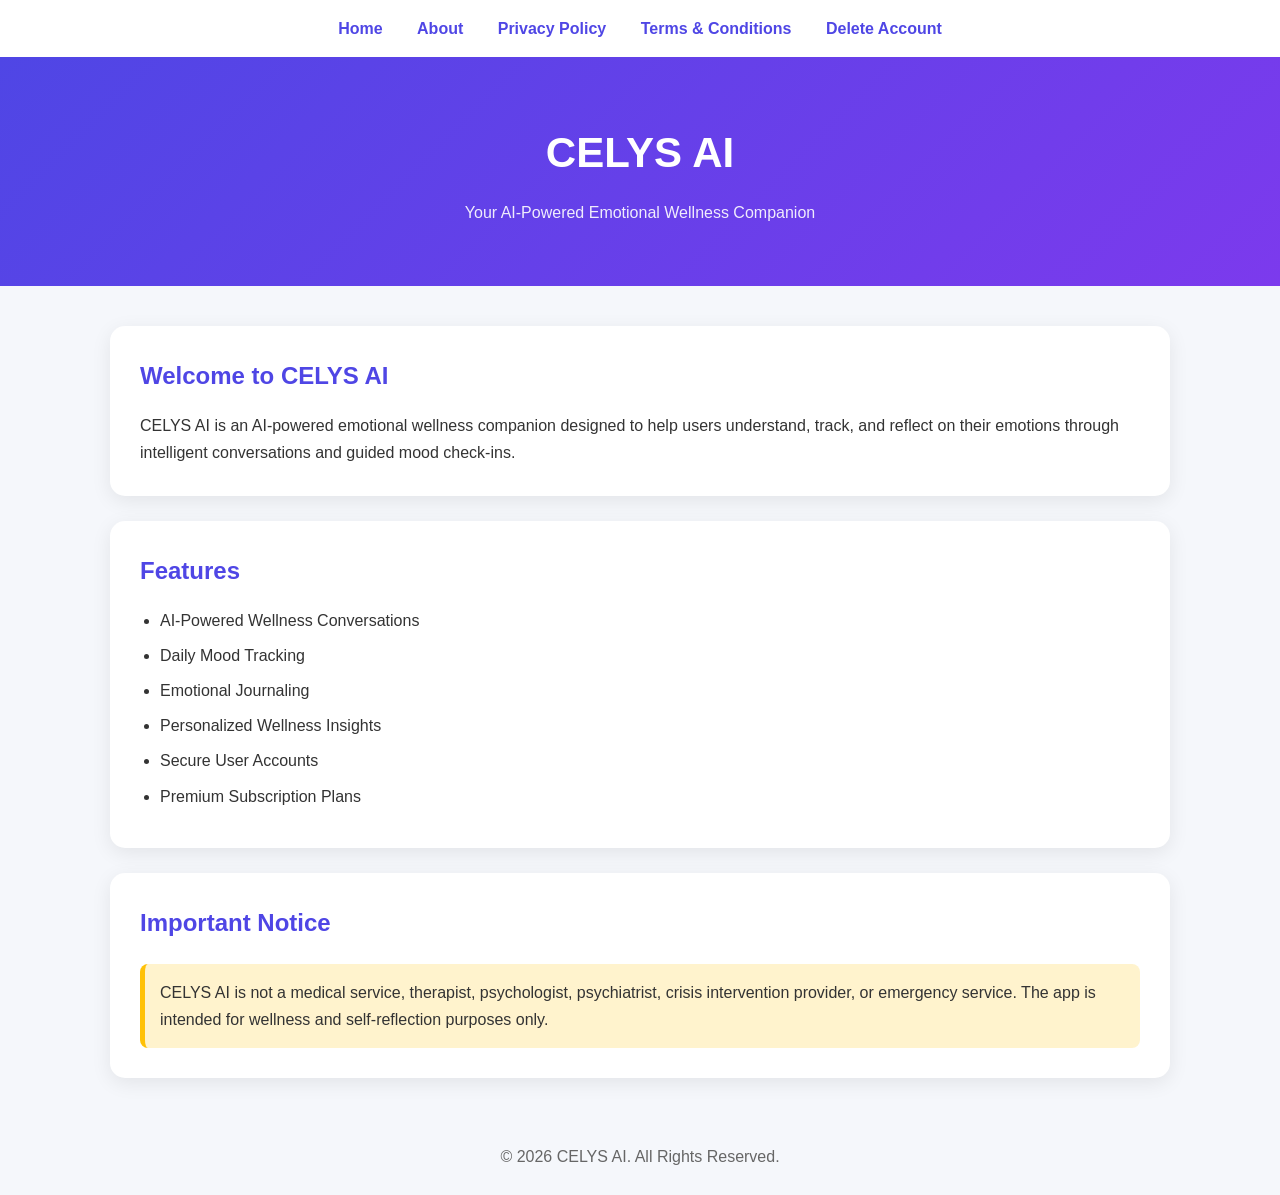
<file: index.html>
<!DOCTYPE html>
<html lang="en">
<head>
<meta charset="UTF-8">
<meta name="viewport" content="width=device-width, initial-scale=1.0">
<title>CELYS AI</title>
<link rel="stylesheet" href="assets/css/style.css">
</head>
<body>

<nav>
    <a href="index.html">Home</a>
    <a href="about.html">About</a>
    <a href="privacy-policy.html">Privacy Policy</a>
    <a href="terms-and-conditions.html">Terms & Conditions</a>
    <a href="delete-account.html">Delete Account</a>
</nav>

<header>
    <h1>CELYS AI</h1>
    <p>Your AI-Powered Emotional Wellness Companion</p>
</header>

<div class="container">

    <div class="card">
        <h2>Welcome to CELYS AI</h2>
        <p>
            CELYS AI is an AI-powered emotional wellness companion designed to help users understand,
            track, and reflect on their emotions through intelligent conversations and guided mood check-ins.
        </p>
    </div>

    <div class="card">
        <h2>Features</h2>
        <ul>
            <li>AI-Powered Wellness Conversations</li>
            <li>Daily Mood Tracking</li>
            <li>Emotional Journaling</li>
            <li>Personalized Wellness Insights</li>
            <li>Secure User Accounts</li>
            <li>Premium Subscription Plans</li>
        </ul>
    </div>

    <div class="card">
        <h2>Important Notice</h2>
        <div class="notice">
            CELYS AI is not a medical service, therapist, psychologist,
            psychiatrist, crisis intervention provider, or emergency service.
            The app is intended for wellness and self-reflection purposes only.
        </div>
    </div>

</div>

<footer>
    © 2026 CELYS AI. All Rights Reserved.
</footer>

</body>
</html>
</file>
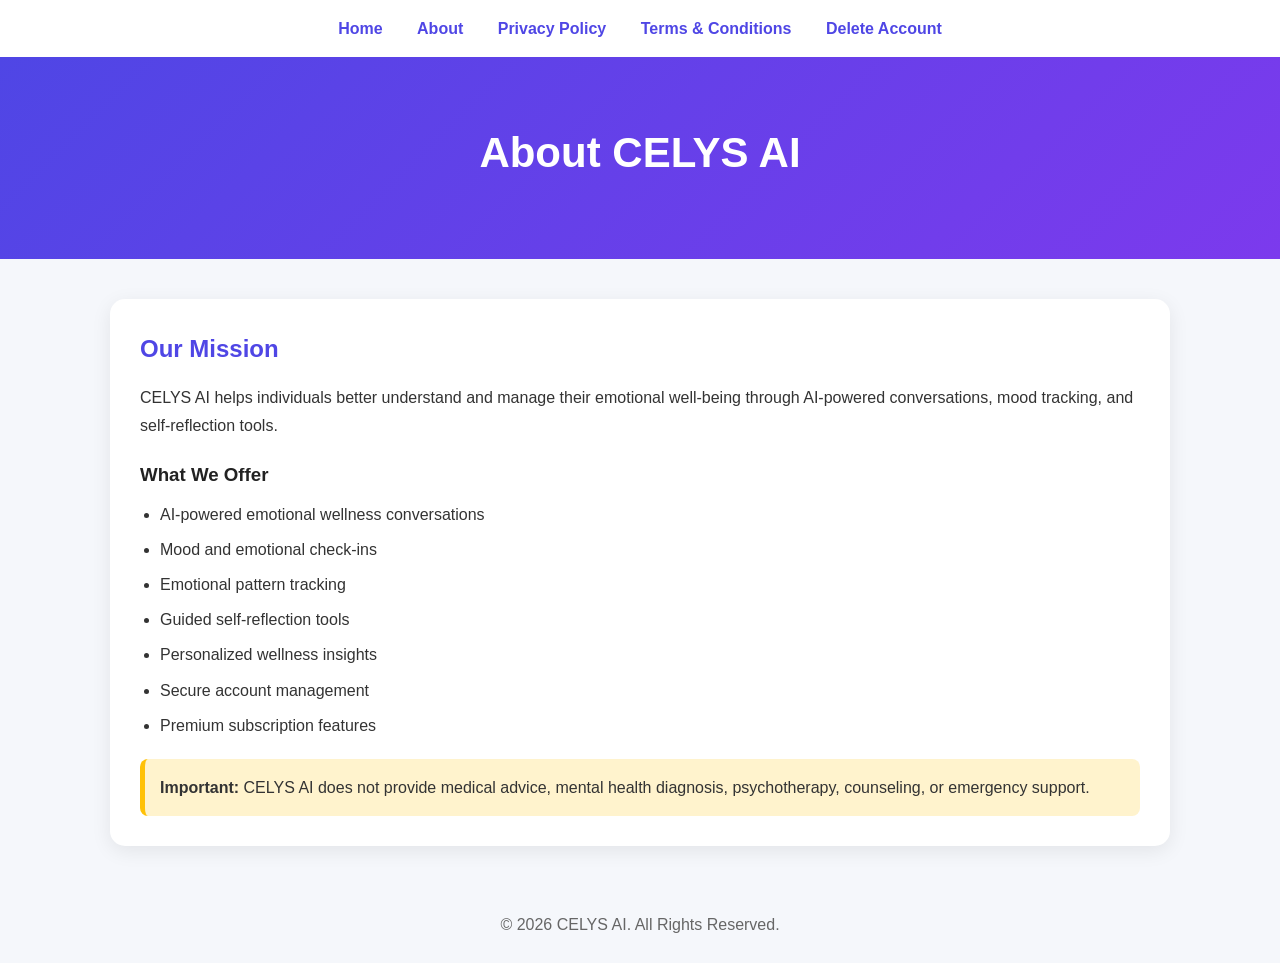
<file: about.html>
<!DOCTYPE html>
<html lang="en">
<head>
<meta charset="UTF-8">
<meta name="viewport" content="width=device-width, initial-scale=1.0">
<title>About CELYS AI</title>
<link rel="stylesheet" href="assets/css/style.css">
</head>
<body>

<nav>
    <a href="index.html">Home</a>
    <a href="about.html">About</a>
    <a href="privacy-policy.html">Privacy Policy</a>
    <a href="terms-and-conditions.html">Terms & Conditions</a>
    <a href="delete-account.html">Delete Account</a>
</nav>

<header>
    <h1>About CELYS AI</h1>
</header>

<div class="container">

<div class="card">
<h2>Our Mission</h2>
<p>
CELYS AI helps individuals better understand and manage their emotional well-being through
AI-powered conversations, mood tracking, and self-reflection tools.
</p>

<h3>What We Offer</h3>

<ul>
<li>AI-powered emotional wellness conversations</li>
<li>Mood and emotional check-ins</li>
<li>Emotional pattern tracking</li>
<li>Guided self-reflection tools</li>
<li>Personalized wellness insights</li>
<li>Secure account management</li>
<li>Premium subscription features</li>
</ul>

<div class="notice">
<strong>Important:</strong> CELYS AI does not provide medical advice,
mental health diagnosis, psychotherapy, counseling, or emergency support.
</div>

</div>

</div>

<footer>
© 2026 CELYS AI. All Rights Reserved.
</footer>

</body>
</html>
</file>
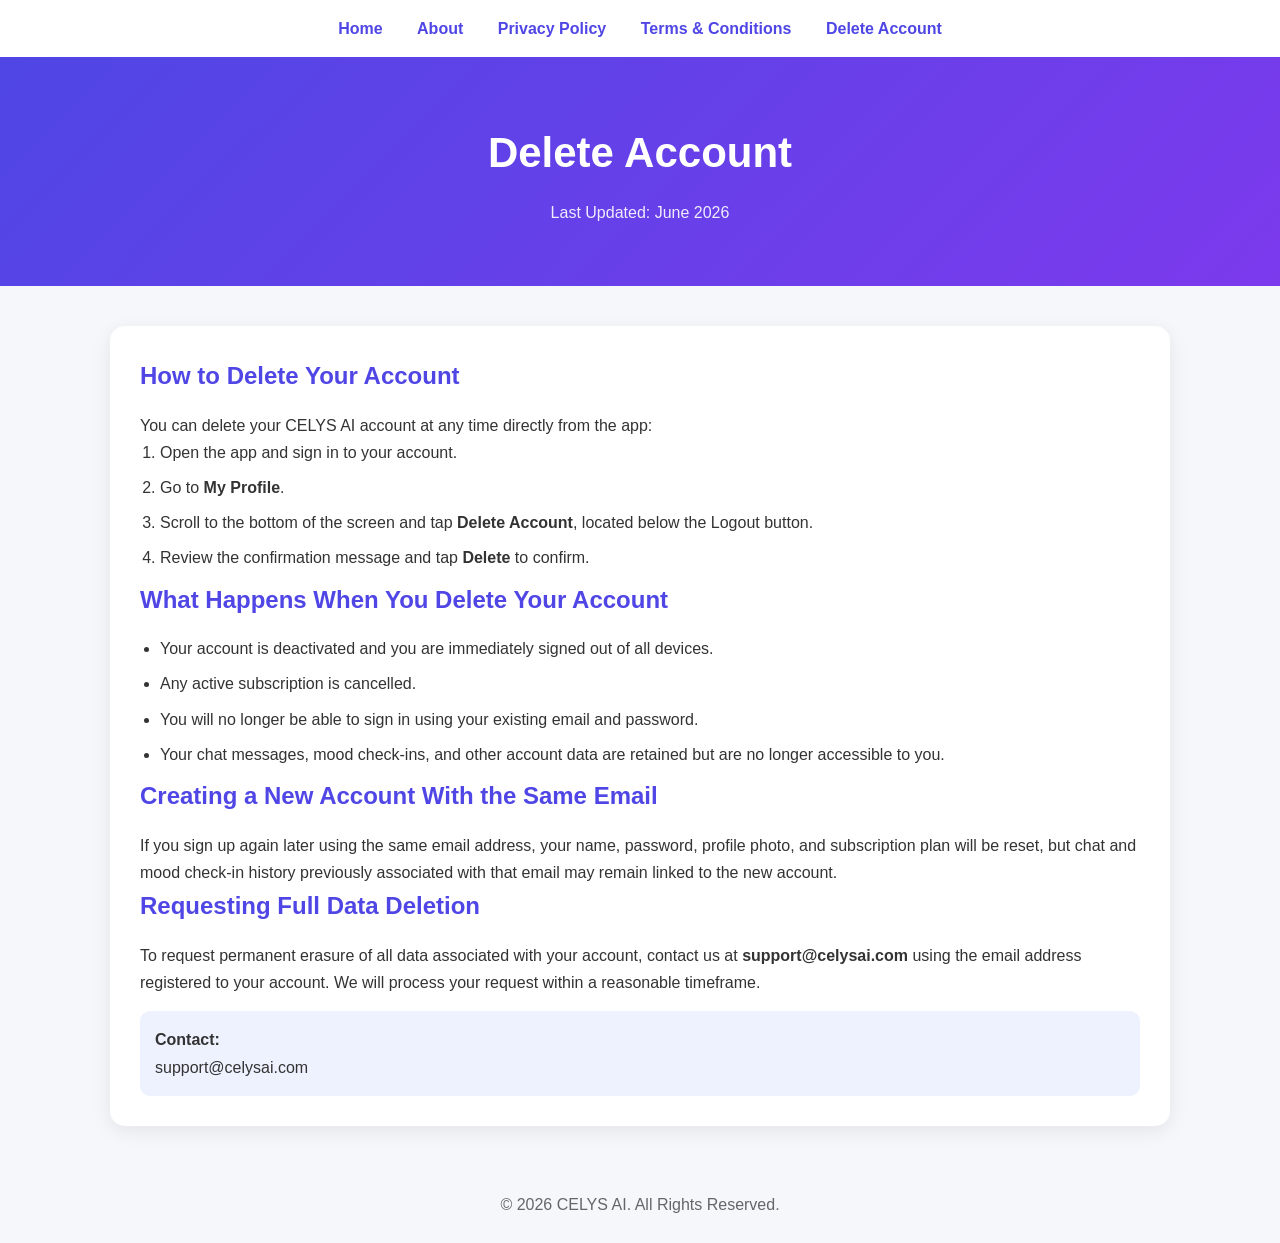
<file: delete-account.html>
<!DOCTYPE html>
<html lang="en">
<head>
<meta charset="UTF-8">
<meta name="viewport" content="width=device-width, initial-scale=1.0">
<title>Delete Account - CELYS AI</title>
<link rel="stylesheet" href="assets/css/style.css">
</head>
<body>

<nav>
    <a href="index.html">Home</a>
    <a href="about.html">About</a>
    <a href="privacy-policy.html">Privacy Policy</a>
    <a href="terms-and-conditions.html">Terms & Conditions</a>
    <a href="delete-account.html">Delete Account</a>
</nav>

<header>
    <h1>Delete Account</h1>
    <p>Last Updated: June 2026</p>
</header>

<div class="container">

<div class="card">

<h2>How to Delete Your Account</h2>
<p>
You can delete your CELYS AI account at any time directly from the app:
</p>
<ol>
<li>Open the app and sign in to your account.</li>
<li>Go to <strong>My Profile</strong>.</li>
<li>Scroll to the bottom of the screen and tap <strong>Delete Account</strong>, located below the Logout button.</li>
<li>Review the confirmation message and tap <strong>Delete</strong> to confirm.</li>
</ol>

<h2>What Happens When You Delete Your Account</h2>
<ul>
<li>Your account is deactivated and you are immediately signed out of all devices.</li>
<li>Any active subscription is cancelled.</li>
<li>You will no longer be able to sign in using your existing email and password.</li>
<li>Your chat messages, mood check-ins, and other account data are retained but are no longer accessible to you.</li>
</ul>

<h2>Creating a New Account With the Same Email</h2>
<p>
If you sign up again later using the same email address, your name, password,
profile photo, and subscription plan will be reset, but chat and mood
check-in history previously associated with that email may remain linked to
the new account.
</p>

<h2>Requesting Full Data Deletion</h2>
<p>
To request permanent erasure of all data associated with your account, contact
us at <strong>support@celysai.com</strong> using the email address registered
to your account. We will process your request within a reasonable timeframe.
</p>

<div class="contact">
<strong>Contact:</strong><br>
support@celysai.com
</div>

</div>

</div>

<footer>
© 2026 CELYS AI. All Rights Reserved.
</footer>

</body>
</html>
</file>
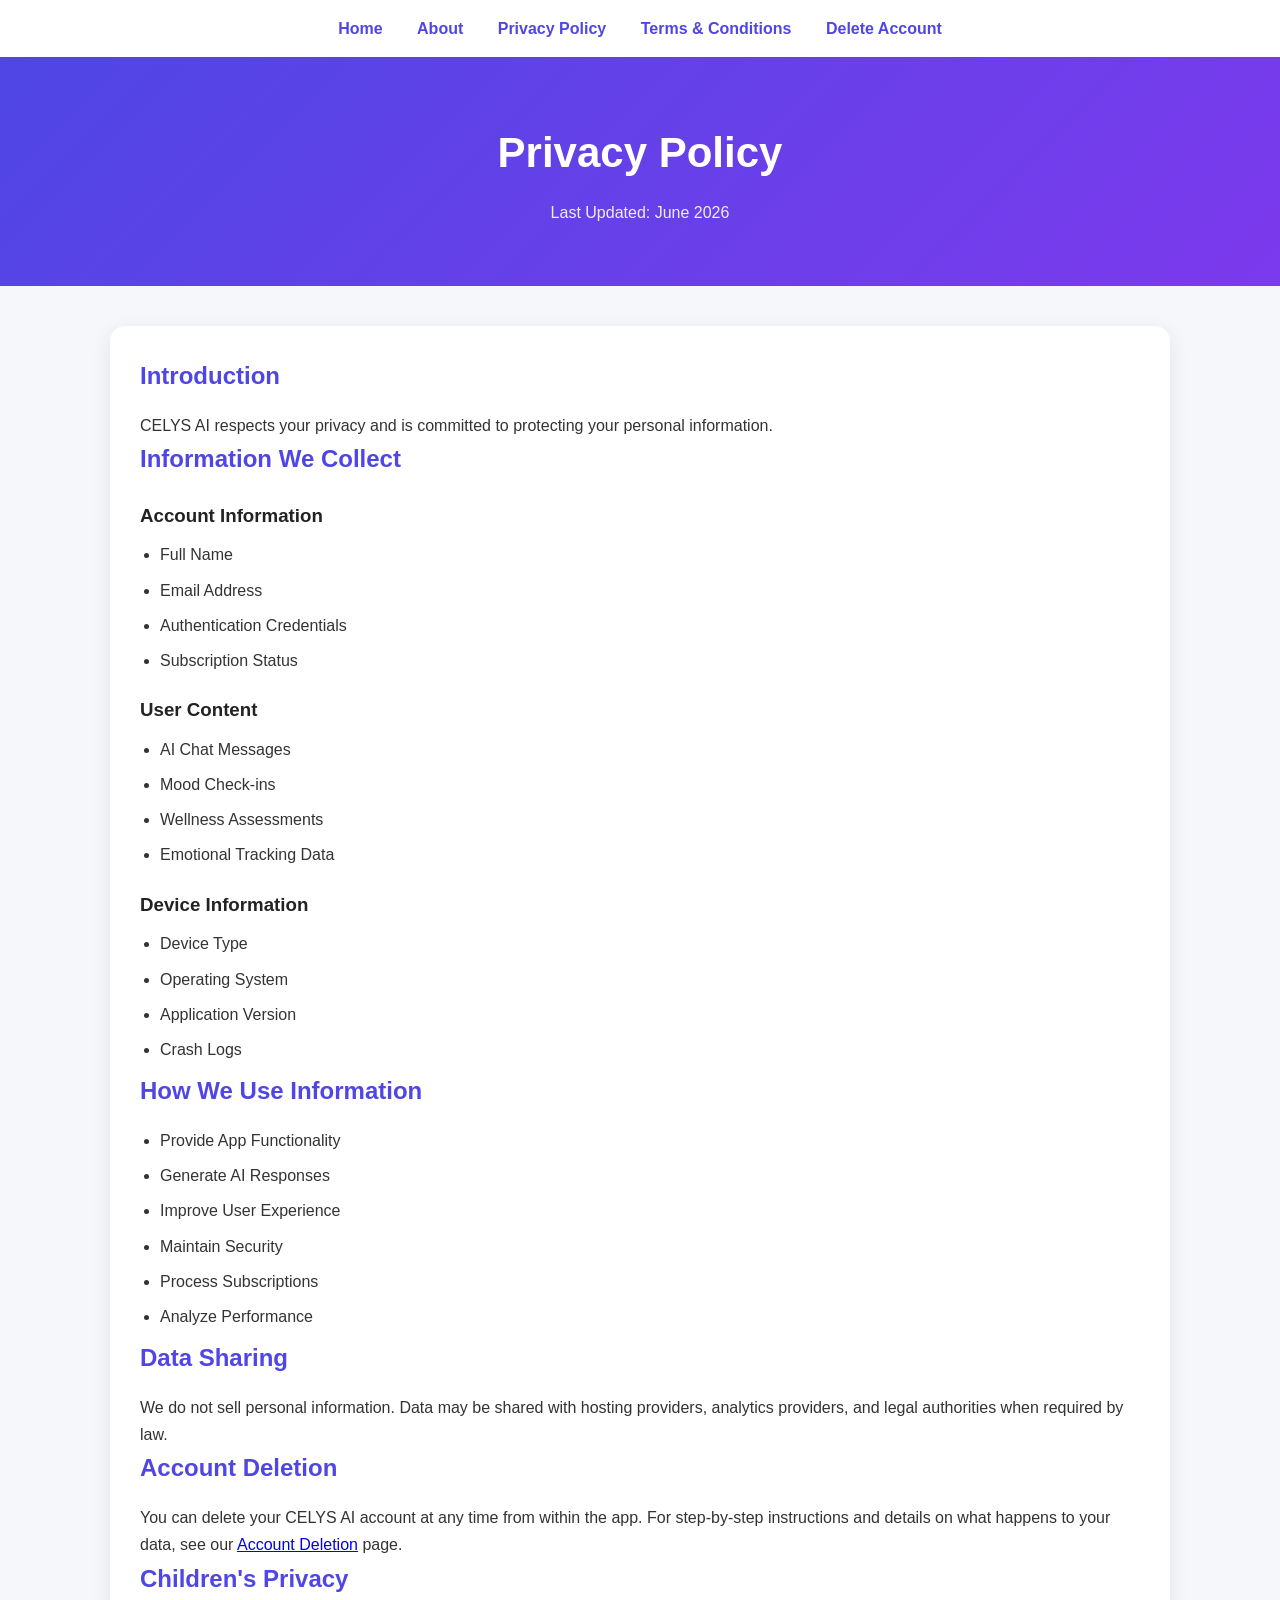
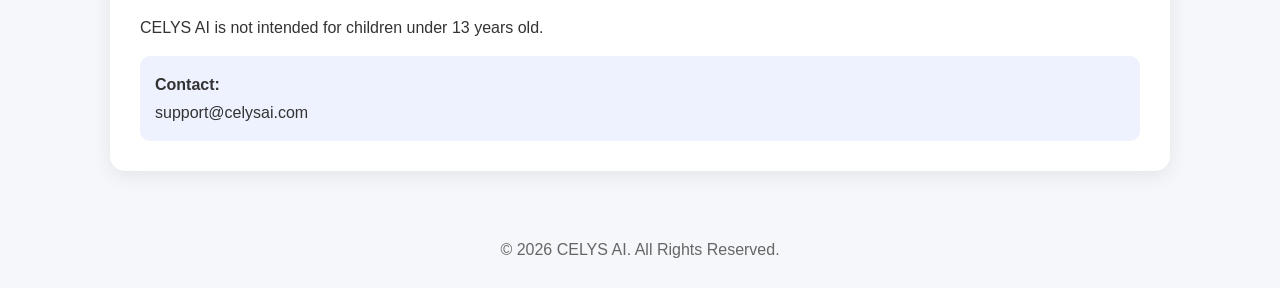
<file: privacy-policy.html>
<!DOCTYPE html>
<html lang="en">
<head>
<meta charset="UTF-8">
<meta name="viewport" content="width=device-width, initial-scale=1.0">
<title>Privacy Policy - CELYS AI</title>
<link rel="stylesheet" href="assets/css/style.css">
</head>
<body>

<nav>
    <a href="index.html">Home</a>
    <a href="about.html">About</a>
    <a href="privacy-policy.html">Privacy Policy</a>
    <a href="terms-and-conditions.html">Terms & Conditions</a>
    <a href="delete-account.html">Delete Account</a>
</nav>

<header>
    <h1>Privacy Policy</h1>
    <p>Last Updated: June 2026</p>
</header>

<div class="container">

<div class="card">
<h2>Introduction</h2>
<p>
CELYS AI respects your privacy and is committed to protecting your personal information.
</p>

<h2>Information We Collect</h2>

<h3>Account Information</h3>
<ul>
<li>Full Name</li>
<li>Email Address</li>
<li>Authentication Credentials</li>
<li>Subscription Status</li>
</ul>

<h3>User Content</h3>
<ul>
<li>AI Chat Messages</li>
<li>Mood Check-ins</li>
<li>Wellness Assessments</li>
<li>Emotional Tracking Data</li>
</ul>

<h3>Device Information</h3>
<ul>
<li>Device Type</li>
<li>Operating System</li>
<li>Application Version</li>
<li>Crash Logs</li>
</ul>

<h2>How We Use Information</h2>

<ul>
<li>Provide App Functionality</li>
<li>Generate AI Responses</li>
<li>Improve User Experience</li>
<li>Maintain Security</li>
<li>Process Subscriptions</li>
<li>Analyze Performance</li>
</ul>

<h2>Data Sharing</h2>

<p>
We do not sell personal information. Data may be shared with hosting providers,
analytics providers, and legal authorities when required by law.
</p>

<h2>Account Deletion</h2>

<p>
You can delete your CELYS AI account at any time from within the app. For
step-by-step instructions and details on what happens to your data, see our
<a href="delete-account.html">Account Deletion</a> page.
</p>

<h2>Children's Privacy</h2>

<p>
CELYS AI is not intended for children under 13 years old.
</p>

<div class="contact">
<strong>Contact:</strong><br>
support@celysai.com
</div>

</div>

</div>

<footer>
© 2026 CELYS AI. All Rights Reserved.
</footer>

</body>
</html>
</file>
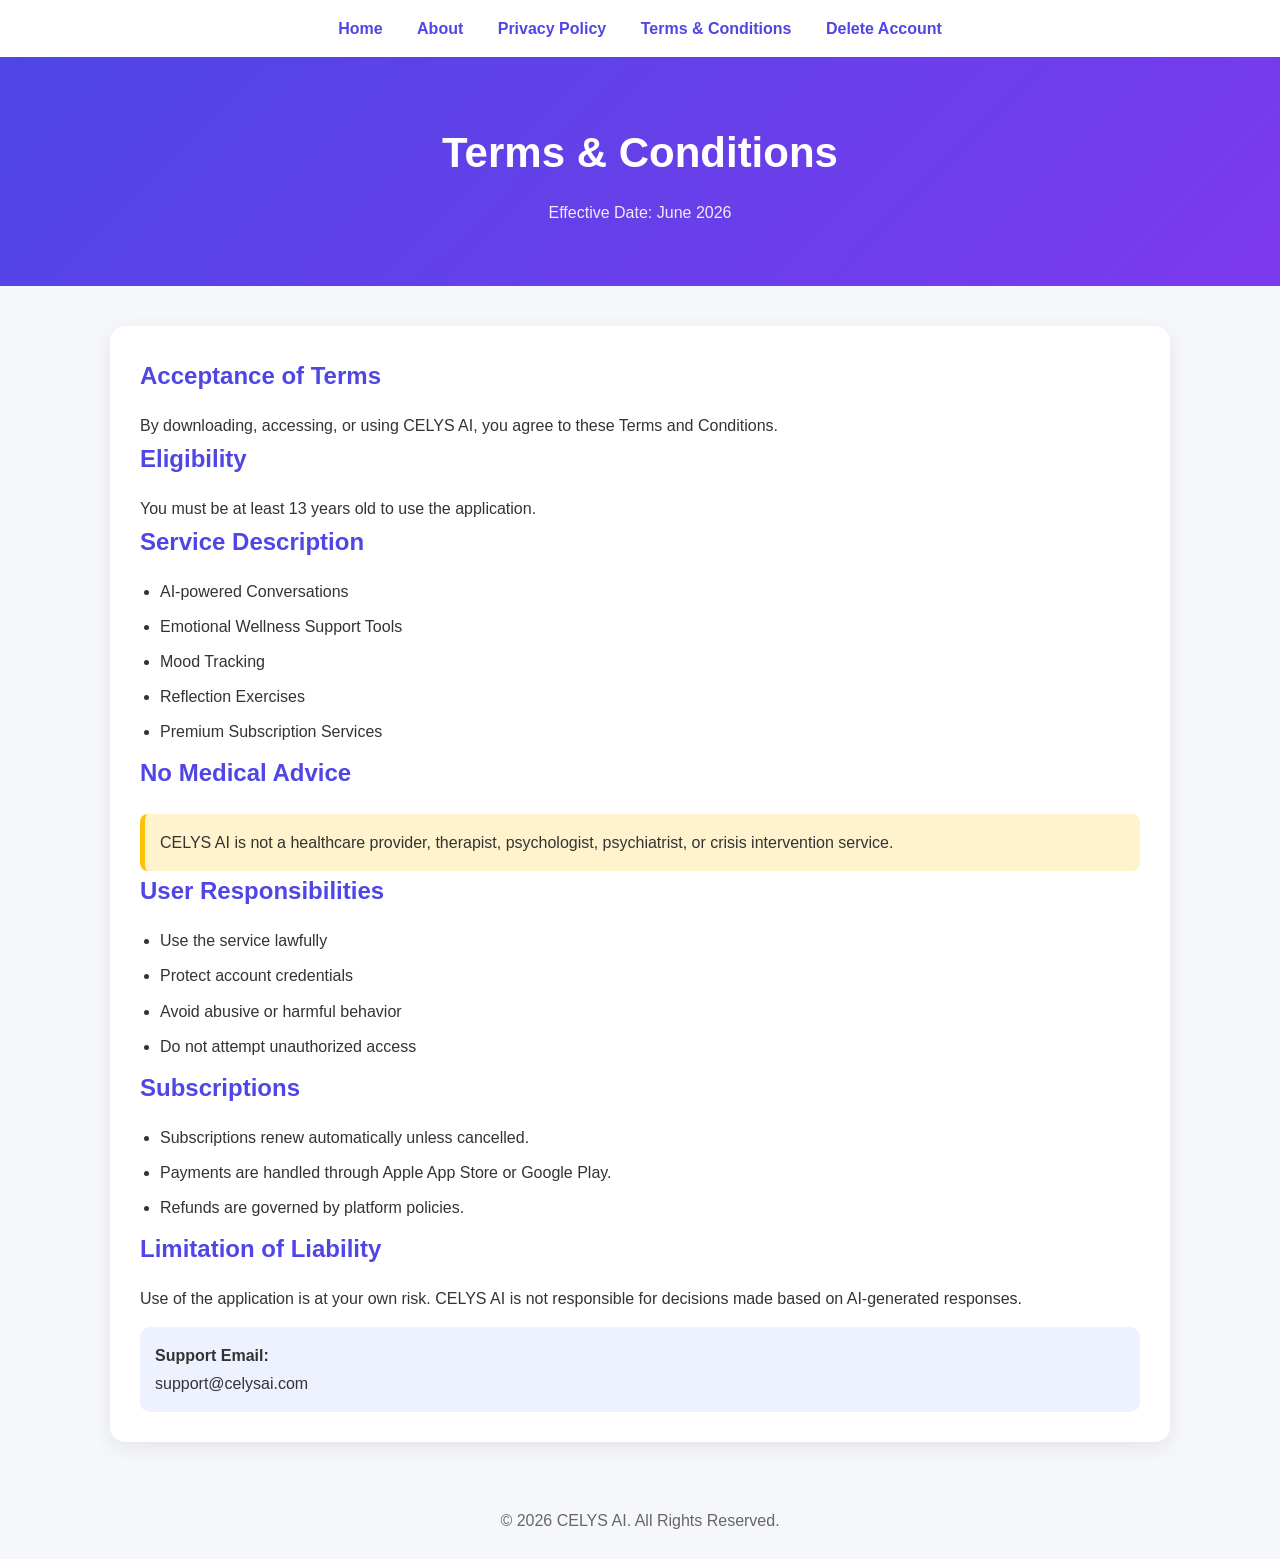
<file: terms-and-conditions.html>
<!DOCTYPE html>
<html lang="en">
<head>
<meta charset="UTF-8">
<meta name="viewport" content="width=device-width, initial-scale=1.0">
<title>Terms & Conditions - CELYS AI</title>
<link rel="stylesheet" href="assets/css/style.css">
</head>
<body>

<nav>
    <a href="index.html">Home</a>
    <a href="about.html">About</a>
    <a href="privacy-policy.html">Privacy Policy</a>
    <a href="terms-and-conditions.html">Terms & Conditions</a>
    <a href="delete-account.html">Delete Account</a>
</nav>

<header>
    <h1>Terms & Conditions</h1>
    <p>Effective Date: June 2026</p>
</header>

<div class="container">

<div class="card">

<h2>Acceptance of Terms</h2>
<p>
By downloading, accessing, or using CELYS AI, you agree to these Terms and Conditions.
</p>

<h2>Eligibility</h2>
<p>
You must be at least 13 years old to use the application.
</p>

<h2>Service Description</h2>

<ul>
<li>AI-powered Conversations</li>
<li>Emotional Wellness Support Tools</li>
<li>Mood Tracking</li>
<li>Reflection Exercises</li>
<li>Premium Subscription Services</li>
</ul>

<h2>No Medical Advice</h2>

<div class="notice">
CELYS AI is not a healthcare provider, therapist, psychologist,
psychiatrist, or crisis intervention service.
</div>

<h2>User Responsibilities</h2>

<ul>
<li>Use the service lawfully</li>
<li>Protect account credentials</li>
<li>Avoid abusive or harmful behavior</li>
<li>Do not attempt unauthorized access</li>
</ul>

<h2>Subscriptions</h2>

<ul>
<li>Subscriptions renew automatically unless cancelled.</li>
<li>Payments are handled through Apple App Store or Google Play.</li>
<li>Refunds are governed by platform policies.</li>
</ul>

<h2>Limitation of Liability</h2>

<p>
Use of the application is at your own risk. CELYS AI is not responsible for
decisions made based on AI-generated responses.
</p>

<div class="contact">
<strong>Support Email:</strong><br>
support@celysai.com
</div>

</div>

</div>

<footer>
© 2026 CELYS AI. All Rights Reserved.
</footer>

</body>
</html>
</file>
<file: assets/css/style.css>
* {
    margin: 0;
    padding: 0;
    box-sizing: border-box;
    font-family: "Segoe UI", sans-serif;
}

body {
    background: #f5f7fb;
    color: #333;
    line-height: 1.7;
}

header {
    background: linear-gradient(135deg, #4f46e5, #7c3aed);
    color: #fff;
    padding: 60px 20px;
    text-align: center;
}

header h1 {
    font-size: 42px;
    margin-bottom: 10px;
}

header p {
    opacity: 0.9;
}

.container {
    max-width: 1100px;
    margin: 40px auto;
    padding: 0 20px;
}

.card {
    background: #fff;
    padding: 30px;
    margin-bottom: 25px;
    border-radius: 15px;
    box-shadow: 0 5px 20px rgba(0,0,0,.08);
}

.card h2 {
    color: #4f46e5;
    margin-bottom: 15px;
}

.card h3 {
    margin-top: 20px;
    margin-bottom: 10px;
    color: #222;
}

.card ul,
.card ol {
    padding-left: 20px;
}

.card li {
    margin-bottom: 8px;
}

nav {
    background: white;
    box-shadow: 0 2px 10px rgba(0,0,0,.08);
    padding: 15px;
    text-align: center;
}

nav a {
    text-decoration: none;
    color: #4f46e5;
    margin: 0 15px;
    font-weight: 600;
}

nav a:hover {
    color: #7c3aed;
}

footer {
    text-align: center;
    padding: 25px;
    color: #666;
    margin-top: 40px;
}

.notice {
    background: #fff3cd;
    border-left: 5px solid #ffc107;
    padding: 15px;
    margin-top: 20px;
    border-radius: 8px;
}

.contact {
    background: #eef2ff;
    padding: 15px;
    border-radius: 10px;
    margin-top: 15px;
}

@media(max-width:768px) {
    header h1 {
        font-size: 30px;
    }

    .card {
        padding: 20px;
    }

    nav a {
        display: block;
        margin: 10px 0;
    }
}
</file>
